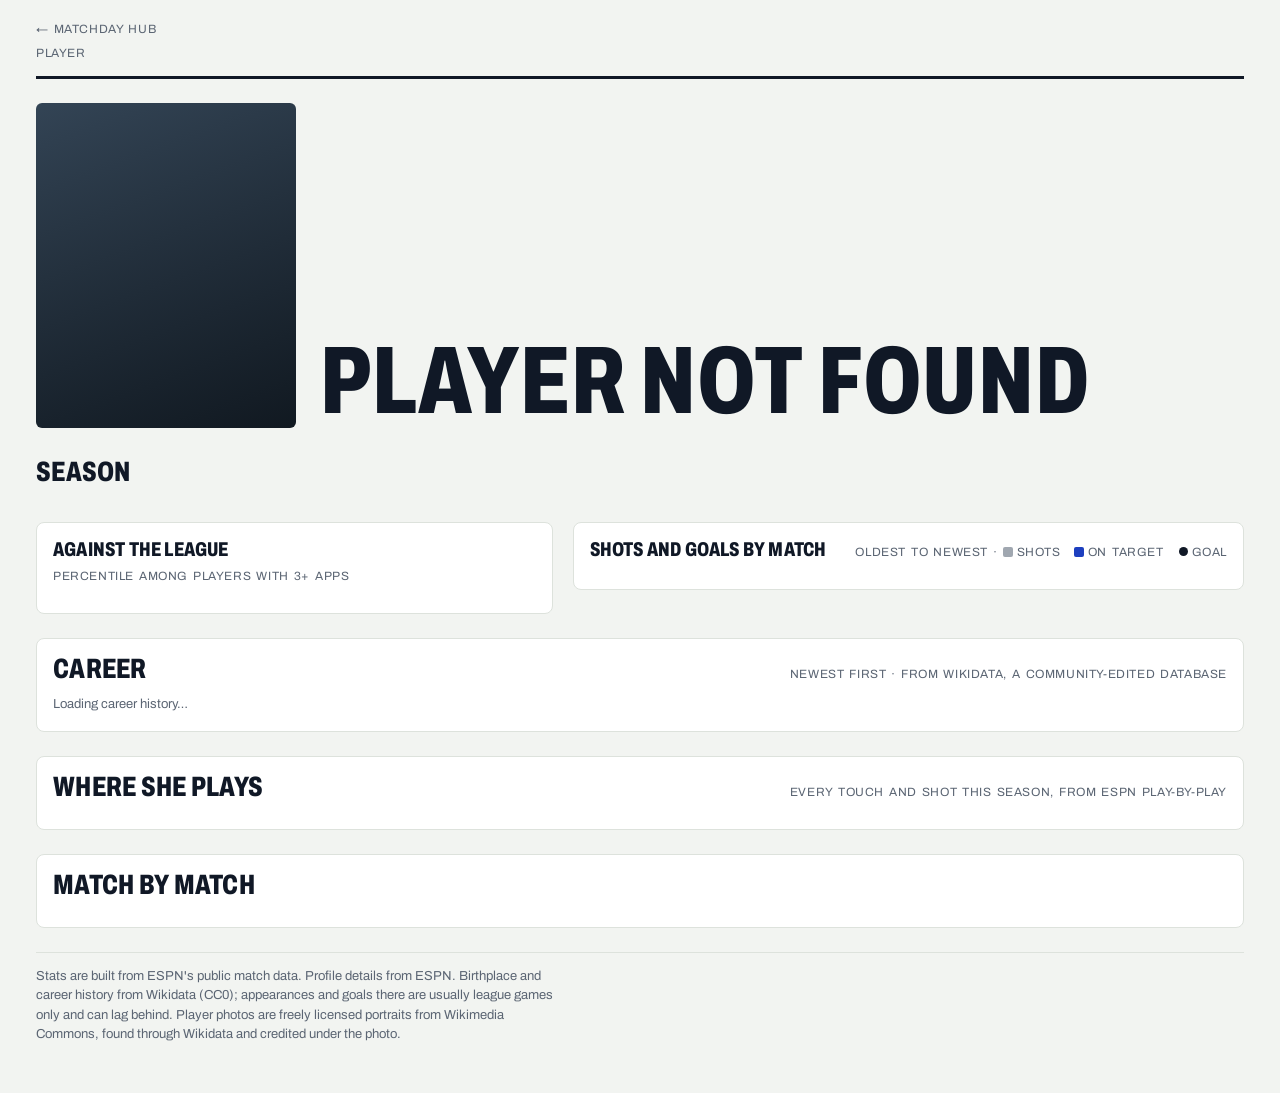
<file: player.html>
<!doctype html>
<html lang="en">
<head>
<meta charset="utf-8">
<meta name="viewport" content="width=device-width,initial-scale=1,viewport-fit=cover">
<title>Player · Matchday Hub</title>
<link rel="preconnect" href="https://fonts.googleapis.com">
<link rel="stylesheet" href="https://fonts.googleapis.com/css2?family=Archivo:wdth,wght@62..125,400..900&display=swap">
<link rel="stylesheet" href="styles.css?v=29">
<script>
/* GitHub Pages lets browsers keep pages for 10 minutes. If the site has been updated since this copy, refresh it once. */
(function (build) {
  try {
    fetch("version.json", { cache: "no-store" }).then(function (r) { return r.json(); }).then(function (v) {
      var key = "wmh-reloaded-" + v.build;
      if (v.build > build && !sessionStorage.getItem(key)) {
        sessionStorage.setItem(key, "1");
        fetch(location.href, { cache: "reload" }).then(function () { location.reload(); });
      }
    }).catch(function () {});
  } catch (e) {}
})(29);
</script>
</head>
<body>
<div class="wrap">
  <header class="mast">
    <div class="mast-title">
      <a class="eyebrow back" id="back" href="./">← Matchday Hub</a>
      <span class="eyebrow" id="pLeague">Player</span>
    </div>
  </header>

  <section class="pp-hero" aria-labelledby="pName">
    <figure class="pp-photo" id="pPhoto"><div class="pp-initials" id="pInitials"></div><figcaption class="ph-credit" id="pCredit"></figcaption></figure>
    <div class="pp-id">
      <div class="pp-club" id="pClub"></div>
      <h1 id="pName">Loading…</h1>
      <nav class="pp-comps" id="pComps" aria-label="Competitions, with appearances" hidden></nav>
      <dl class="pp-facts" id="pFacts"></dl>
    </div>
  </section>

  <section aria-labelledby="sH">
    <div class="sec-head"><h2 id="sH">Season</h2><span class="eyebrow" id="pSeason"></span></div>
    <div class="pl-tiles pp-tiles" id="pTiles"></div>
  </section>

  <div class="pp-two">
    <section class="card" aria-labelledby="rH">
      <div class="sec-head"><h3 id="rH">Against the league</h3><span class="eyebrow">Percentile among players with 3+ apps</span></div>
      <div id="pRanks" class="pp-ranks"></div>
    </section>
    <section class="card" aria-labelledby="cH">
      <div class="sec-head"><h3 id="cH">Shots and goals by match</h3><span class="eyebrow">Oldest to newest · <span class="sw" style="background:var(--draw)"></span>Shots <span class="sw" style="background:var(--seq);margin-left:8px"></span>On target <span class="dotkey"></span>Goal</span></div>
      <div class="chart" id="pChart"></div>
    </section>
  </div>

  <section class="card" aria-labelledby="crH">
    <div class="sec-head"><h2 id="crH">Career</h2><span class="eyebrow">Newest first · from Wikidata, a community-edited database<span id="pCareerMore"></span></span></div>
    <div id="pCareer" class="pp-careers"><p class="note">Loading career history…</p></div>
  </section>

  <section class="card" aria-labelledby="hH">
    <div class="sec-head"><h2 id="hH">Where she plays</h2><span class="eyebrow">Every touch and shot this season, from ESPN play-by-play</span></div>
    <div id="pHeat"></div>
  </section>

  <section class="card" aria-labelledby="lH">
    <div class="sec-head"><h2 id="lH">Match by match</h2></div>
    <div class="tbl-wrap" id="pLog"></div>
  </section>

  <footer class="foot">
    <p class="note" id="pSource">Stats are built from ESPN's public match data. Profile details from ESPN. Birthplace and career history from Wikidata (CC0); appearances and goals there are usually league games only and can lag behind. Player photos are freely licensed portraits from Wikimedia Commons, found through Wikidata and credited under the photo.</p>
  </footer>
</div>
<div id="tip" hidden></div>
<script src="heat.js?v=29"></script>
<script src="player-page.js?v=29"></script>
</body>
</html>
</file>
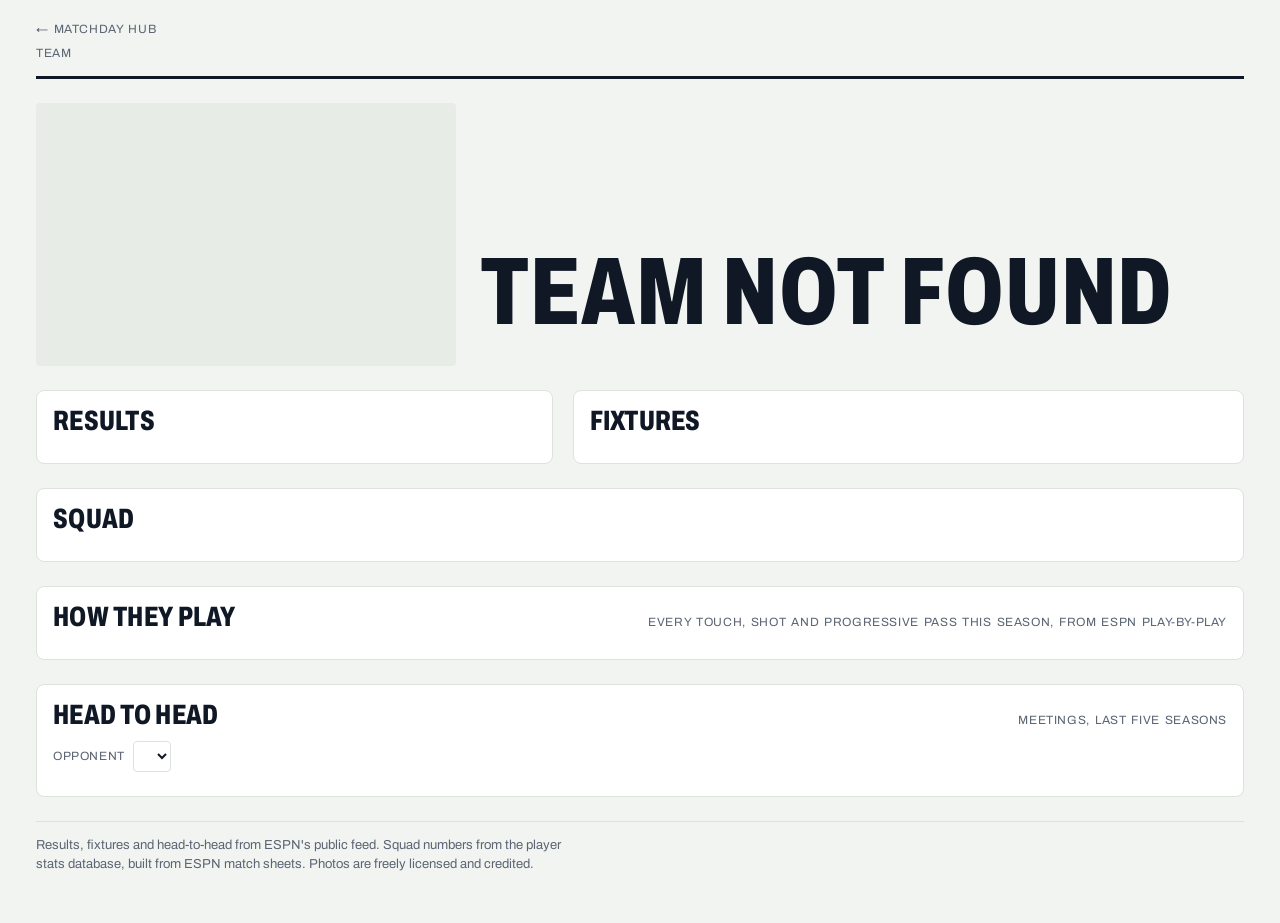
<file: team.html>
<!doctype html>
<html lang="en">
<head>
<meta charset="utf-8">
<meta name="viewport" content="width=device-width,initial-scale=1,viewport-fit=cover">
<title>Team · Matchday Hub</title>
<link rel="preconnect" href="https://fonts.googleapis.com">
<link rel="stylesheet" href="https://fonts.googleapis.com/css2?family=Archivo:wdth,wght@62..125,400..900&display=swap">
<link rel="stylesheet" href="styles.css?v=29">
<script>
/* GitHub Pages lets browsers keep pages for 10 minutes. If the site has been updated since this copy, refresh it once. */
(function (build) {
  try {
    fetch("version.json", { cache: "no-store" }).then(function (r) { return r.json(); }).then(function (v) {
      var key = "wmh-reloaded-" + v.build;
      if (v.build > build && !sessionStorage.getItem(key)) {
        sessionStorage.setItem(key, "1");
        fetch(location.href, { cache: "reload" }).then(function () { location.reload(); });
      }
    }).catch(function () {});
  } catch (e) {}
})(29);
</script>
</head>
<body>
<div class="wrap">
  <header class="mast">
    <div class="mast-title">
      <a class="eyebrow back" id="back" href="./">← Matchday Hub</a>
      <span class="eyebrow" id="tLeague">Team</span>
    </div>
  </header>

  <section class="tp-hero" aria-labelledby="tName">
    <div class="photo" id="tPhoto"></div>
    <div class="pp-id">
      <div class="pp-club" id="tCrest"></div>
      <h1 id="tName">Loading…</h1>
      <dl class="pp-facts" id="tFacts"></dl>
      <div class="form" id="tForm"></div>
      <div id="tCredit" class="ph-credit"></div>
    </div>
  </section>

  <section class="card" id="tForecastCard" aria-labelledby="tfH" hidden>
    <div class="sec-head"><h2 id="tfH">Season forecast</h2><span class="eyebrow" id="tfNote"></span></div>
    <div class="pl-tiles pp-tiles" id="tForecast"></div>
  </section>

  <div class="pp-two">
    <section class="card" aria-labelledby="rsH">
      <div class="sec-head"><h2 id="rsH">Results</h2></div>
      <div class="tbl-wrap" id="tResults"></div>
    </section>
    <section class="card" aria-labelledby="fxH2">
      <div class="sec-head"><h2 id="fxH2">Fixtures</h2></div>
      <div class="tbl-wrap" id="tFixtures"></div>
    </section>
  </div>

  <section class="card" aria-labelledby="sqH">
    <div class="sec-head"><h2 id="sqH">Squad</h2><span class="eyebrow"></span></div>
    <div class="tbl-wrap" id="tSquad"></div>
  </section>

  <section class="card" aria-labelledby="thH">
    <div class="sec-head"><h2 id="thH">How they play</h2><span class="eyebrow">Every touch, shot and progressive pass this season, from ESPN play-by-play</span></div>
    <div id="tHeat"></div>
  </section>

  <section class="card" aria-labelledby="h2hH">
    <div class="sec-head"><h2 id="h2hH">Head to head</h2><span class="eyebrow">Meetings, last five seasons</span></div>
    <label class="intl-pick" for="h2hSel">Opponent <select id="h2hSel" class="pl-select"></select></label>
    <div id="tH2H"></div>
  </section>

  <footer class="foot">
    <p class="note">Results, fixtures and head-to-head from ESPN's public feed. Squad numbers from the player stats database, built from ESPN match sheets. Photos are freely licensed and credited.</p>
  </footer>
</div>
<div id="tip" hidden></div>
<script src="model.js?v=29"></script>
<script src="photos.js?v=29"></script>
<script src="heat.js?v=29"></script>
<script src="h2h.js?v=29"></script>
<script src="team-page.js?v=29"></script>
</body>
</html>
</file>
<file: styles.css>
/* Layout: matchday programme meets stadium scoreboard: league tabs, a fixtures rail, one match as the hero, then the table. */
:root{
  --bg:#F2F4F1; --panel:#FFFFFF; --sunk:#E8ECE7; --ink:#101826; --muted:#5B6573; --line:#DDE2DC;
  --home:#2343D6; --away:#D9480F; --draw:#A0A7B0; --seq:#1D3FBF;
  --win:#1E8A4C; --loss:#C62B2B; --live:#C62B2B; --focus:#2343D6;
  --pitch:#E3EBE2; --pitch-line:#A9BBA7;
  --k0:#2343D6; --k0b:#E3E8FB; --k1:#B4470B; --k1b:#FBE9DC; --k2:#0E7268; --k2b:#DCF1EC; --k3:#6B2FC9; --k3b:#ECE4FA;
  --f-display:"Archivo","Arial Narrow",sans-serif;
  --f-body:"Archivo",system-ui,-apple-system,"Segoe UI",sans-serif;
  --f-data:"Archivo",system-ui,-apple-system,"Segoe UI",sans-serif;
  color-scheme:light;
}
@media (prefers-color-scheme: dark){:root:not([data-theme="light"]){
  --bg:#0E1318; --panel:#161C23; --sunk:#1C242D; --ink:#E9EDF2; --muted:#9AA4B1; --line:#29323C;
  --home:#6A84F5; --away:#E8702F; --draw:#5E6670; --seq:#7D95FF;
  --win:#3FB873; --loss:#F0645E; --live:#F0645E; --focus:#7D95FF; color-scheme:dark;
  --pitch:#16241C; --pitch-line:#2F4A3A;
  --k0:#9DB0FF; --k0b:#1E2849; --k1:#F2AE7E; --k1b:#3A2618; --k2:#7DD6C8; --k2b:#11312D; --k3:#C7AEFF; --k3b:#2A2042;
}}
:root[data-theme="dark"]{
  --bg:#0E1318; --panel:#161C23; --sunk:#1C242D; --ink:#E9EDF2; --muted:#9AA4B1; --line:#29323C;
  --home:#6A84F5; --away:#E8702F; --draw:#5E6670; --seq:#7D95FF;
  --win:#3FB873; --loss:#F0645E; --live:#F0645E; --focus:#7D95FF; color-scheme:dark;
  --pitch:#16241C; --pitch-line:#2F4A3A;
  --k0:#9DB0FF; --k0b:#1E2849; --k1:#F2AE7E; --k1b:#3A2618; --k2:#7DD6C8; --k2b:#11312D; --k3:#C7AEFF; --k3b:#2A2042;
}
*{box-sizing:border-box}
html,body{margin:0}
body{background:var(--bg);color:var(--ink);font-family:var(--f-body);font-stretch:normal;font-size:15px;line-height:1.5}
img{max-width:100%}
[hidden]{display:none!important}
.wrap{max-width:1240px;margin:0 auto;padding-left:max(16px,env(safe-area-inset-left,0px));padding-right:max(16px,env(safe-area-inset-right,0px));padding-block:20px 48px;display:grid;grid-template-columns:minmax(0,1fr);gap:24px}
h1,h2,h3{font-family:var(--f-display);font-stretch:72%;font-weight:800;letter-spacing:.01em;text-transform:uppercase;margin:0;text-wrap:balance;line-height:1}
h2{font-size:28px} h3{font-size:20px}
.eyebrow{font-family:var(--f-data);font-stretch:normal;font-variant-numeric:tabular-nums;font-size:12px;letter-spacing:.05em;word-spacing:.12em;text-transform:uppercase;color:var(--muted)}
.num{font-variant-numeric:tabular-nums}
button,select,input{font:inherit;color:inherit}
:focus-visible{outline:2px solid var(--focus);outline-offset:2px}
.note{font-size:13px;color:var(--muted);max-width:75ch;margin:0}

.mast{display:flex;flex-wrap:wrap;gap:12px 24px;align-items:end;justify-content:space-between;border-bottom:3px solid var(--ink);padding-bottom:14px}
.mast-title{display:grid;gap:6px}
.mast h1{font-size:clamp(34px,6vw,56px)}
.tabs{display:flex;gap:4px;background:var(--sunk);padding:4px;border-radius:6px}
.tab{border:0;background:transparent;padding:8px 16px;border-radius:4px;cursor:pointer;font-family:var(--f-display);font-stretch:72%;font-weight:700;font-size:20px;text-transform:uppercase;letter-spacing:.02em;color:var(--muted)}
.tab[aria-pressed="true"]{background:var(--panel);color:var(--ink);box-shadow:0 1px 2px rgba(0,0,0,.12)}

.toolbar{display:flex;flex-wrap:wrap;gap:10px 16px;align-items:center;justify-content:space-between}
.datenav{display:flex;gap:6px;align-items:center;flex-wrap:wrap}
.datelabel{font-family:var(--f-display);font-stretch:72%;font-weight:700;font-size:22px;text-transform:uppercase;min-width:9ch;text-align:center}
.btn{border:1px solid var(--line);background:var(--panel);border-radius:4px;padding:5px 10px;font-size:13px;cursor:pointer}
.btn:hover{border-color:var(--muted)}
.btn.icon{font-size:18px;line-height:1;padding:4px 10px}
.tz{font-family:var(--f-data);font-stretch:normal;font-variant-numeric:tabular-nums;font-size:11px;color:var(--muted);margin-left:4px}
.status{font-family:var(--f-data);font-stretch:normal;font-variant-numeric:tabular-nums;font-size:12px;color:var(--muted);display:flex;align-items:center;gap:6px}
.status.err{color:var(--loss)}
.dot{width:8px;height:8px;border-radius:50%;background:var(--live);display:inline-block}
.dot.pulse{animation:pulse 1.6s ease-in-out infinite}
@keyframes pulse{50%{opacity:.25}}

.sec-head{display:flex;flex-wrap:wrap;gap:8px 16px;align-items:baseline;justify-content:space-between;margin-bottom:12px}
.legend .sw{margin-left:8px}
.legend .sw:first-child{margin-left:0}
.sw{display:inline-block;width:10px;height:10px;border-radius:2px;margin-right:4px;vertical-align:-1px}
.ph{background:var(--home)} .pd{background:var(--draw)} .pa{background:var(--away)}

.fixtures{display:grid;grid-template-columns:repeat(auto-fill,minmax(280px,1fr));gap:10px}
.empty{background:var(--panel);border:1px dashed var(--line);border-radius:6px;padding:20px;color:var(--muted)}
.fx{all:unset;box-sizing:border-box;cursor:pointer;display:grid;grid-template-columns:minmax(0,1fr);width:100%;min-width:0;overflow:hidden;gap:10px;background:var(--panel);border:1px solid var(--line);border-radius:6px;padding:12px;transition:border-color .15s}
.fx:hover{border-color:var(--muted)}
.fx:focus-visible{outline:2px solid var(--focus);outline-offset:2px}
.fx[aria-pressed="true"]{border-color:var(--ink);box-shadow:inset 0 0 0 1px var(--ink)}
.fx-top{display:flex;justify-content:space-between;align-items:center;gap:8px;min-width:0;font-family:var(--f-data);font-stretch:normal;font-variant-numeric:tabular-nums;font-size:12px;color:var(--muted)}
.fx-top .venue{overflow:hidden;text-overflow:ellipsis;white-space:nowrap;min-width:0;flex:1 1 auto;text-align:right}
.fx>*{min-width:0;max-width:100%}
.fx-row{display:grid;grid-template-columns:28px minmax(0,1fr) auto;gap:8px;align-items:center}
.fx-row img{width:28px;height:28px;object-fit:contain}
.fx-row .nm{font-weight:600;overflow:hidden;text-overflow:ellipsis;white-space:nowrap}
.fx-row .sc{font-family:var(--f-display);font-stretch:72%;font-weight:800;font-size:24px;line-height:1;min-width:1ch;text-align:right}
.fx-row.lost .nm,.fx-row.lost .sc{color:var(--muted)}
.chip{font-family:var(--f-data);font-stretch:normal;font-variant-numeric:tabular-nums;font-size:11px;letter-spacing:.05em;word-spacing:.12em;text-transform:uppercase;padding:2px 7px;border-radius:3px;background:var(--sunk);color:var(--ink);white-space:nowrap;display:inline-flex;gap:5px;align-items:center}
.chip.live{background:var(--live);color:#fff}
.chip.live .dot{background:#fff}
.pbar{display:flex;gap:2px;height:8px;width:100%;min-width:0;overflow:hidden;border-radius:4px}
.pbar i{display:block;height:100%;min-width:2px;flex-shrink:1}
.pbar i:first-child{border-radius:4px 0 0 4px}
.pbar i:last-child{border-radius:0 4px 4px 0}
.plab{display:flex;justify-content:space-between;font-family:var(--f-data);font-stretch:normal;font-variant-numeric:tabular-nums;font-size:12px;color:var(--muted)}
.plab b{color:var(--ink);font-weight:500}

.matchup{background:var(--panel);border:1px solid var(--line);border-radius:8px;overflow:hidden}
.mu-bar{display:flex;flex-wrap:wrap;gap:8px 16px;align-items:baseline;justify-content:space-between;padding:12px 16px;border-bottom:1px solid var(--line);background:var(--sunk)}
.mu-bar h2{font-size:22px}
.mu-grid{display:grid;grid-template-columns:minmax(0,1fr) minmax(0,1.1fr) minmax(0,1fr)}
.side{padding:16px;display:grid;gap:10px;align-content:start;min-width:0}
.photo{position:relative;aspect-ratio:16/10;max-width:100%;border-radius:4px;overflow:hidden;background:var(--sunk)}
.photo img.ph-img{width:100%;height:100%;object-fit:cover;display:block}
.photo.ph-whole img.ph-img{position:relative;object-fit:contain}
.photo img.ph-bg{position:absolute;inset:0;width:100%;height:100%;object-fit:cover;filter:blur(18px) brightness(.75);transform:scale(1.15)}
.photo .crest{position:absolute;right:8px;bottom:8px;width:44px;height:44px;object-fit:contain;background:rgba(255,255,255,.92);border-radius:50%;padding:5px}
.photo .tag{position:absolute;left:8px;top:8px;font-family:var(--f-data);font-stretch:normal;font-variant-numeric:tabular-nums;font-size:11px;letter-spacing:.05em;word-spacing:.12em;text-transform:uppercase;padding:3px 7px;border-radius:3px;color:#fff}
.side.home .tag{background:var(--home)} .side.away .tag{background:var(--away)}
.ph-credit{font-size:11px;color:var(--muted);margin-top:-4px;overflow-wrap:anywhere}
.ph-credit a{color:inherit}
.ph-actions{display:flex;gap:8px;flex-wrap:wrap}
.tname{font-family:var(--f-display);font-stretch:72%;font-weight:800;font-size:clamp(26px,3.2vw,38px);text-transform:uppercase;line-height:.95;overflow-wrap:anywhere}
.tmeta{color:var(--muted);font-size:13px}
.form{display:flex;gap:4px}
.form span{width:24px;height:24px;display:grid;place-items:center;border-radius:3px;font-family:var(--f-data);font-stretch:normal;font-variant-numeric:tabular-nums;font-size:12px;font-weight:500;color:#fff}
.form .W{background:var(--win)} .form .D{background:var(--draw);color:var(--ink)} .form .L{background:var(--loss)}
.form.sm span{width:18px;height:18px;font-size:10px}
.scorers{display:grid;gap:4px}
.scorer{display:flex;justify-content:space-between;gap:8px;border-top:1px solid var(--line);padding-top:6px;font-size:14px}
.scorer b{font-family:var(--f-data);font-stretch:normal;font-variant-numeric:tabular-nums;font-weight:500}

.centre{padding:16px;border-left:1px solid var(--line);border-right:1px solid var(--line);display:grid;gap:14px;align-content:start;min-width:0}
.probhead{display:flex;justify-content:space-between;align-items:center;gap:8px;flex-wrap:wrap}
.big3{display:grid;grid-template-columns:repeat(3,1fr);gap:6px;text-align:center}
.big3 div{display:grid;gap:2px}
.big3 .v{font-family:var(--f-display);font-stretch:72%;font-weight:800;font-size:clamp(36px,4.6vw,56px);line-height:.9}
.big3 .l{font-family:var(--f-data);font-stretch:normal;font-variant-numeric:tabular-nums;font-size:11px;color:var(--muted);text-transform:uppercase;letter-spacing:.05em;word-spacing:.12em}
.big3 .o{font-family:var(--f-data);font-stretch:normal;font-variant-numeric:tabular-nums;font-size:12px;color:var(--muted)}
.pbar.lg{height:14px}
.compare{display:grid;gap:4px;font-family:var(--f-data);font-stretch:normal;font-variant-numeric:tabular-nums;font-size:12px;color:var(--muted)}
.compare div{display:flex;justify-content:space-between;gap:8px}
.compare b{color:var(--ink);font-weight:500}
.xg{display:flex;justify-content:space-between;align-items:baseline;font-family:var(--f-data);font-stretch:normal;font-variant-numeric:tabular-nums;font-size:13px;color:var(--muted);border-block:1px solid var(--line);padding-block:8px;gap:8px}
.xg b{font-family:var(--f-display);font-stretch:72%;font-size:26px;color:var(--ink);font-weight:700}
.scorenow{font-family:var(--f-display);font-stretch:72%;font-weight:800;font-size:26px;color:var(--ink)}
.heat-wrap{display:grid;gap:6px}
.heat{display:grid;grid-template-columns:auto repeat(6,1fr);gap:2px;font-family:var(--f-data);font-stretch:normal;font-variant-numeric:tabular-nums;font-size:12px}
.heat .ax{color:var(--muted);display:grid;place-items:center;padding:2px}
.heat .c{aspect-ratio:1.35;display:grid;place-items:center;border-radius:2px;font-variant-numeric:tabular-nums}
.heat .c.best{outline:2px solid var(--ink);outline-offset:-2px}
.heat-cap{display:flex;justify-content:space-between;align-items:baseline;font-size:12px;color:var(--muted);gap:4px 12px;flex-wrap:wrap}
.heat-cap span:last-child{white-space:nowrap}
.heat-cap strong{color:var(--ink)}
.markets{display:grid;grid-template-columns:repeat(2,minmax(0,1fr));gap:6px 14px;font-size:14px}
.markets div{display:flex;justify-content:space-between;border-bottom:1px dashed var(--line);padding-bottom:4px;gap:8px}
.markets b{font-family:var(--f-data);font-stretch:normal;font-variant-numeric:tabular-nums;font-weight:500}

.panel-row{display:grid;grid-template-columns:minmax(0,1.2fr) minmax(0,1fr);border-top:1px solid var(--line)}
.panel{padding:16px;min-width:0}
.panel-row .panel+.panel{border-left:1px solid var(--line)}
.matchup>.panel{border-top:1px solid var(--line)}
.stats{display:grid;gap:9px}
.st-row{display:grid;grid-template-columns:48px minmax(0,1fr) 48px;gap:4px 10px;align-items:center;font-size:13px}
.st-row .lbl{grid-column:1/-1;text-align:center;color:var(--muted);font-size:12px;margin-bottom:-4px}
.st-row .v{font-family:var(--f-data);font-stretch:normal;font-variant-numeric:tabular-nums}
.st-row .v.h{text-align:right}
.st-row .v.lead{color:var(--ink);font-weight:500}
.st-row .v:not(.lead){color:var(--muted)}
.st-bar{display:flex;gap:2px;height:8px}
.st-bar i{display:block;height:100%}
.st-bar i.h{background:var(--home);border-radius:4px 0 0 4px}
.st-bar i.a{background:var(--away);border-radius:0 4px 4px 0}
.timeline{list-style:none;margin:0;padding:0;display:grid;gap:6px}
.timeline li{display:grid;grid-template-columns:52px 22px minmax(0,1fr);gap:8px;align-items:baseline;font-size:14px;border-bottom:1px solid var(--line);padding-bottom:6px}
.timeline li.empty-row{display:block;border-bottom:0;padding:0;font-size:14px}
.timeline .min{font-family:var(--f-data);font-stretch:normal;font-variant-numeric:tabular-nums;color:var(--muted);text-align:right}
.timeline .ic{width:14px;height:14px;border-radius:2px;display:inline-block;align-self:center}
.timeline .ic.goal{background:var(--ink);border-radius:50%}
.timeline .ic.yellow{background:#E8C32E;width:10px}
.timeline .ic.red{background:var(--loss);width:10px}
.timeline .ic.sub{background:transparent;border:2px solid var(--muted);border-radius:50%}
.timeline .ic.other{background:var(--line)}
.timeline li.home .txt{color:var(--ink)}
.timeline .tm{font-family:var(--f-data);font-stretch:normal;font-variant-numeric:tabular-nums;font-size:11px;color:var(--muted);margin-right:6px;text-transform:uppercase}

.card{background:var(--panel);border:1px solid var(--line);border-radius:8px;padding:16px;min-width:0}
/* a wide table scrolls sideways; a shadow shows at whichever edge has more to see (the panel-coloured covers scroll with
   the table and hide the shadow once an edge is reached) */
.tbl-wrap{overflow-x:auto;background:linear-gradient(90deg,var(--panel) 30%,transparent) left/32px 100% no-repeat local,
  linear-gradient(270deg,var(--panel) 30%,transparent) right/32px 100% no-repeat local,
  linear-gradient(90deg,color-mix(in srgb,var(--ink) 18%,transparent),transparent) left/14px 100% no-repeat scroll,
  linear-gradient(270deg,color-mix(in srgb,var(--ink) 18%,transparent),transparent) right/14px 100% no-repeat scroll}
table{border-collapse:collapse;width:100%;font-size:14px;min-width:640px}
th,td{padding:7px 6px;text-align:right;white-space:nowrap}
th{font-family:var(--f-data);font-stretch:normal;font-variant-numeric:tabular-nums;font-size:11px;font-weight:500;color:var(--muted);text-transform:uppercase;letter-spacing:.05em;word-spacing:.12em;border-bottom:2px solid var(--ink)}
td{border-bottom:1px solid var(--line);font-variant-numeric:tabular-nums}
th.l,td.l{text-align:left}
td.pos{border-left:4px solid transparent}
td.team{font-weight:600;width:100%}
td.team .tc{display:inline-flex;align-items:center;gap:8px;white-space:nowrap;vertical-align:middle}
td.team img{width:20px;height:20px;object-fit:contain;flex:none}
th.club{width:100%}
th.wide,td.wide{padding-left:14px}
tr.sel-h td{background:color-mix(in oklab,var(--home) 10%,transparent)}
tr.sel-a td{background:color-mix(in oklab,var(--away) 10%,transparent)}
td.pts{font-weight:700}
.zones{font-size:12px;color:var(--muted);margin-top:10px;display:flex;gap:6px 16px;flex-wrap:wrap}
.zones span{display:inline-flex;align-items:center;gap:6px}
.zones i{width:10px;height:10px;border-radius:2px;display:inline-block}

/* bracket */
.bk-scroll{overflow-x:auto;padding-bottom:4px}
.bk-grid{display:grid;grid-template-columns:repeat(var(--cols,3),minmax(220px,1fr));gap:16px;min-width:min-content}
.bk-col{display:grid;grid-template-rows:auto 1fr;gap:8px;min-width:0}
.bk-round{padding-bottom:4px;border-bottom:2px solid var(--ink)}
.bk-stack{display:flex;flex-direction:column;justify-content:space-around;gap:10px}
.bk-tie{all:unset;box-sizing:border-box;cursor:pointer;display:grid;grid-template-columns:minmax(0,1fr);width:100%;min-width:0;overflow:hidden;gap:2px;background:var(--panel);border:1px solid var(--line);border-radius:6px;padding:8px 10px}
.bk-tie:hover{border-color:var(--muted)}
.bk-tie:focus-visible{outline:2px solid var(--focus);outline-offset:2px}
.bk-tie.live{border-color:var(--live)}
.bk-tie.ph{cursor:default;border-style:dashed;color:var(--muted);font-size:13px}
.bk-team{display:grid;grid-template-columns:20px 22px minmax(0,1fr) auto;gap:6px;align-items:center;font-size:14px;min-height:26px}
.bk-tie.ph .bk-team{display:block}
.bk-team img{width:20px;height:20px;object-fit:contain}
.bk-team.out{color:var(--muted)}
.bk-team.out img{opacity:.5}
.bk-team.won .bk-name{font-weight:700}
.bk-seed{font-family:var(--f-data);font-stretch:normal;font-variant-numeric:tabular-nums;font-size:11px;color:var(--muted);text-align:right}
.bk-name{overflow:hidden;text-overflow:ellipsis;white-space:nowrap}
.bk-score{font-family:var(--f-display);font-stretch:72%;font-weight:800;font-size:18px}
.bk-meta{font-family:var(--f-data);font-stretch:normal;font-variant-numeric:tabular-nums;font-size:11px;color:var(--muted);border-top:1px solid var(--line);padding-top:4px;margin-top:2px}
.bk-tie.live .bk-meta{color:var(--live)}
.bk-proj{display:grid;grid-template-columns:repeat(auto-fit,minmax(240px,1fr));gap:20px 16px;align-items:start}
.bk-proj .bk-col{grid-template-rows:none;align-content:start}
.bk-list{display:grid;gap:4px;align-content:start}
.bk-list .bk-team{border-bottom:1px solid var(--line);padding-bottom:4px}
.bk-list .bk-score{font-family:var(--f-data);font-stretch:normal;font-variant-numeric:tabular-nums;font-size:12px;font-weight:400;color:var(--muted)}
.bk-odds{margin-top:18px;display:grid;gap:6px;max-width:560px}
.bk-odds h3{margin-bottom:4px}
.bk-odd{display:grid;grid-template-columns:minmax(0,150px) minmax(0,1fr) 48px;gap:10px;align-items:center;font-size:14px}
.bk-odd b{font-family:var(--f-data);font-stretch:normal;font-variant-numeric:tabular-nums;font-weight:500;text-align:right}
.bk-bar{height:10px;background:var(--sunk);border-radius:4px;overflow:hidden}
.bk-bar i{display:block;height:100%;background:var(--seq);border-radius:0 4px 4px 0}

.chart svg{display:block;width:100%;height:auto}
.chart text{fill:var(--muted);font-family:var(--f-data);font-stretch:normal;font-variant-numeric:tabular-nums;font-size:11px}
.chart .grid{stroke:var(--line);stroke-width:1}
.chart .now{stroke:var(--ink);stroke-dasharray:3 3}

.foot{border-top:1px solid var(--line);padding-top:14px;display:grid;gap:8px}
#tip{position:fixed;z-index:20;pointer-events:none;background:var(--ink);color:var(--bg);font-size:12px;font-family:var(--f-data);font-stretch:normal;font-variant-numeric:tabular-nums;padding:6px 8px;border-radius:4px;max-width:260px;line-height:1.4;white-space:pre-line}

@media (max-width:980px){
  .mu-grid{grid-template-columns:1fr 1fr}
  .centre{grid-column:1/-1;grid-row:2;border:0;border-top:1px solid var(--line)}
  .panel-row{grid-template-columns:1fr}
  .panel-row .panel+.panel{border-left:0;border-top:1px solid var(--line)}
}
@media (max-width:620px){
  .mu-grid{grid-template-columns:1fr}
  .centre{grid-row:auto}
  .side.away{border-top:1px solid var(--line)}
  .markets{grid-template-columns:1fr}
  .tab{padding:6px 12px;font-size:18px}
}
@media (prefers-reduced-motion:reduce){*{transition:none!important;animation:none!important}}

/* news */
.news{display:grid;grid-template-columns:repeat(auto-fill,minmax(260px,1fr));gap:14px}
@media (min-width:900px){
  .news{grid-template-columns:repeat(4,minmax(0,1fr))}
  .news-item.lead{grid-column:span 2;grid-row:span 2}
  .news-item.lead .news-title{font-family:var(--f-display);font-stretch:72%;text-transform:uppercase;font-size:30px;line-height:1;letter-spacing:.01em}
  .news-item.lead .news-desc{-webkit-line-clamp:4;font-size:14px}
  .news-item:not(.lead) .news-desc{display:none}
}
.news-item{display:grid;grid-template-rows:auto 1fr;color:inherit;text-decoration:none;border:1px solid var(--line);border-radius:6px;overflow:hidden;background:var(--panel);min-width:0}
.news-item:hover{border-color:var(--muted)}
.news-item:hover .news-title{text-decoration:underline}
.news-img{width:100%;aspect-ratio:16/9;object-fit:cover;display:block;background:var(--sunk)}
.news-body{padding:10px 12px 12px;display:grid;gap:6px;align-content:start;min-width:0}
.news-title{font-family:var(--f-body);font-stretch:normal;text-transform:none;font-weight:700;font-size:16px;line-height:1.3;letter-spacing:0}
.news-desc{margin:0;font-size:13px;color:var(--muted);display:-webkit-box;-webkit-line-clamp:3;-webkit-box-orient:vertical;overflow:hidden}

/* player stats */
.pl-controls{display:flex;flex-wrap:wrap;gap:8px 12px;align-items:center;margin-bottom:12px}
.pl-controls input[type=search]{border:1px solid var(--line);background:var(--panel);border-radius:4px;padding:6px 10px;min-width:0;flex:1 1 180px;max-width:280px}
.pl-select{background:var(--panel);border:1px solid var(--line);border-radius:4px;padding:6px 8px;max-width:200px}
.pl-pos{display:flex;gap:4px;flex-wrap:wrap}
.pl-chip{border:1px solid var(--line);background:var(--panel);border-radius:999px;padding:4px 12px;font-size:13px;cursor:pointer}
.pl-chip[aria-pressed="true"]{background:var(--ink);color:var(--bg);border-color:var(--ink)}
.pl-table{min-width:1100px}
.pl-table th{white-space:nowrap}
.pl-sort{all:unset;cursor:pointer;font:inherit;color:inherit;letter-spacing:inherit;text-transform:inherit}
.pl-sort:hover{color:var(--ink)}
.pl-sort:focus-visible{outline:2px solid var(--focus);outline-offset:2px}
th[aria-sort] .pl-sort{color:var(--ink)}
.pl-row{cursor:pointer}
.pl-row:hover td{background:var(--sunk)}
.pl-row.open td{background:color-mix(in oklab,var(--seq) 10%,transparent)}
.pl-row:focus-visible{outline:2px solid var(--focus);outline-offset:-2px}
td.pl-name{font-weight:600;white-space:nowrap}
.pl-pos-tag{font-family:var(--f-data);font-stretch:normal;font-variant-numeric:tabular-nums;font-size:11px;font-weight:400;color:var(--muted);margin-left:8px}
td.pl-sorted{font-weight:700}
td .tc{display:inline-flex;align-items:center;gap:8px;white-space:nowrap;vertical-align:middle}
td .tc img{width:20px;height:20px;object-fit:contain;flex:none}
.pl-more{margin-top:10px}
.pl-meta{margin-top:10px}
.pl-detail:not(:empty){margin-top:16px;border:1px solid var(--line);border-radius:6px;padding:14px;display:grid;gap:12px;background:var(--bg)}
.pl-dhead{display:flex;flex-wrap:wrap;gap:6px 14px;align-items:baseline}
.pl-dhead h3{font-size:24px}
.pl-dhead .btn{margin-left:auto}
.pl-tiles{display:grid;grid-template-columns:repeat(auto-fill,minmax(96px,1fr));gap:8px}
.pl-tile{background:var(--panel);border:1px solid var(--line);border-radius:4px;padding:8px 10px;display:grid}
.pl-tile b{font-family:var(--f-display);font-stretch:72%;font-size:30px;line-height:1}
.pl-tile span{font-size:12px;color:var(--muted)}
.pl-log{min-width:620px}
.pl-log td.zero{color:var(--muted)}
.pl-log td.hit{font-weight:700}
.pl-log .pl-sub{font-family:var(--f-data);font-stretch:normal;font-variant-numeric:tabular-nums;font-size:11px;color:var(--muted)}
.res{font-family:var(--f-data);font-stretch:normal;font-variant-numeric:tabular-nums;font-size:12px;padding:2px 6px;border-radius:3px;color:#fff}
.res.W{background:var(--win)} .res.L{background:var(--loss)} .res.D{background:var(--draw);color:var(--ink)}
.bk-card{display:inline-block;width:9px;height:12px;border-radius:1px;margin-right:2px;vertical-align:-1px}
.bk-card.y{background:#E8C32E} .bk-card.r{background:var(--loss)}

/* line-ups */
.lu-grid{display:grid;grid-template-columns:repeat(2,minmax(0,1fr));gap:20px}
.lu-col{display:grid;gap:2px;align-content:start;min-width:0}
.lu-head{display:flex;justify-content:space-between;align-items:baseline;gap:8px;border-bottom:2px solid var(--home);padding-bottom:4px;margin-bottom:4px}
.lu-col.away .lu-head{border-bottom-color:var(--away)}
.lu-group{margin-top:8px}
.lu-row{display:grid;grid-template-columns:26px minmax(0,1fr) auto;gap:2px 8px;align-items:center;font-size:14px;padding:4px 0;border-bottom:1px solid var(--line)}
.lu-no{font-family:var(--f-data);font-stretch:normal;font-variant-numeric:tabular-nums;font-size:12px;color:var(--muted);text-align:right}
.lu-name{display:flex;gap:6px;align-items:baseline;min-width:0;overflow:hidden}
.lu-name>span:first-child{overflow:hidden;text-overflow:ellipsis;white-space:nowrap}
.lu-pos{font-family:var(--f-data);font-stretch:normal;font-variant-numeric:tabular-nums;font-size:10px;color:var(--muted)}
.lu-marks{display:flex;gap:3px;align-items:center}
.lu-marks .ball{width:10px;height:10px;border-radius:50%;background:var(--ink)}
.lu-a,.lu-off,.lu-on{font-family:var(--f-data);font-stretch:normal;font-variant-numeric:tabular-nums;font-size:10px;padding:0 4px;border-radius:2px;background:var(--sunk);color:var(--ink)}
.lu-off{color:var(--loss)} .lu-on{color:var(--win)}
.lu-stats{grid-column:2/-1;font-size:11px;color:var(--muted);font-family:var(--f-data);font-stretch:normal;font-variant-numeric:tabular-nums}
.lu-stats:empty{display:none}
@media (max-width:620px){.lu-grid{grid-template-columns:1fr}}

/* player page */
.back{color:var(--muted);text-decoration:none}
.back:hover{color:var(--ink);text-decoration:underline}
a.pl-link{color:inherit;text-decoration:none}
a.pl-link:hover{text-decoration:underline}
.pp-hero{display:grid;grid-template-columns:minmax(0,260px) minmax(0,1fr);gap:24px;align-items:end}
.pp-photo{margin:0;display:grid;gap:6px}
.pp-photo .pp-img{width:100%;aspect-ratio:4/5;object-fit:cover;object-position:50% 20%;border-radius:6px;display:block;background:var(--sunk)}
.pp-initials{aspect-ratio:4/5;border-radius:6px;display:grid;place-items:center;font-family:var(--f-display);font-stretch:72%;font-weight:800;font-size:96px;color:#fff;
  background:linear-gradient(160deg,var(--club,#334455),color-mix(in oklab,var(--club,#334455) 55%,#000));text-shadow:0 2px 12px rgba(0,0,0,.25)}
/* white or pale team colours (England, Real Madrid): dark initials on a lightly shaded panel */
.pp-photo.pale .pp-initials{color:#14181F;text-shadow:none;background:linear-gradient(160deg,var(--club),color-mix(in oklab,var(--club) 82%,#000));border:1px solid var(--line)}
.pp-photo.has-img .pp-initials{display:none}
.pp-photo:not(.has-img) .pp-img{display:none}   /* initials until the portrait has loaded, never an empty box above them */
/* the player's other competitions */
.pp-comps{display:flex;flex-wrap:wrap;gap:6px;margin:8px 0 4px}
.pp-comp{display:inline-flex;align-items:baseline;gap:6px;padding:4px 10px;border:1px solid var(--line);border-radius:999px;font-size:13px;color:var(--ink);text-decoration:none;background:var(--panel)}
.pp-comp b{font-family:var(--f-data);font-stretch:normal;font-variant-numeric:tabular-nums;font-size:11px;font-weight:500;color:var(--muted)}
a.pp-comp:hover{border-color:var(--ink)}
.pp-comp[aria-current]{background:var(--ink);border-color:var(--ink);color:var(--panel)}
.pp-comp[aria-current] b{color:inherit;opacity:.75}
.pp-id{display:grid;gap:10px;min-width:0}
.pp-id h1{font-size:clamp(44px,8vw,96px);line-height:.9;overflow-wrap:anywhere}
.pp-club{display:flex;align-items:center;gap:10px;font-weight:600;font-size:18px}
.pp-club img{width:36px;height:36px;object-fit:contain}
.pp-facts{display:flex;flex-wrap:wrap;gap:10px 28px;margin:0}
.pp-facts div{display:grid;gap:2px}
.pp-facts dt{font-family:var(--f-data);font-stretch:normal;font-variant-numeric:tabular-nums;font-size:11px;letter-spacing:.05em;word-spacing:.12em;text-transform:uppercase;color:var(--muted)}
.pp-facts dd{margin:0;font-weight:600}
.pp-facts .tc{display:flex;align-items:center;gap:6px}
.pp-flag{width:22px;height:22px;object-fit:contain}
.pp-tiles{grid-template-columns:repeat(auto-fill,minmax(110px,1fr))}
.pp-two{display:grid;grid-template-columns:minmax(0,1fr) minmax(0,1.3fr);gap:20px;align-items:start}
.pp-ranks{display:grid;gap:10px}
.pp-rank{display:grid;grid-template-columns:minmax(0,150px) minmax(0,1fr) 48px 88px;gap:10px;align-items:center;font-size:14px}
.pp-rank b{font-family:var(--f-data);font-stretch:normal;font-variant-numeric:tabular-nums;font-weight:500;text-align:right}
.pp-rk{font-family:var(--f-data);font-stretch:normal;font-variant-numeric:tabular-nums;font-size:11px;color:var(--muted);text-align:right;white-space:nowrap}
.pp-careers{display:grid;grid-template-columns:minmax(0,1.5fr) minmax(0,1fr);gap:20px;align-items:start}
.pp-career{display:grid;gap:8px;min-width:0}
.pp-career h3{font-size:18px}
.pp-ct{min-width:0;width:100%}
.pp-ct td.l:nth-child(n+2){white-space:normal;overflow-wrap:break-word;min-width:6em}
.pp-ct-c{display:none}
#pCareerMore a{text-decoration:underline}
.pp-ct td.zero{color:var(--muted)}
.pp-ct td.hit{font-weight:700}
.pp-ct .pl-sub{font-family:var(--f-data);font-stretch:normal;font-variant-numeric:tabular-nums;font-size:11px;color:var(--muted)}
.pp-careers > .note{grid-column:1/-1}
.dotkey{display:inline-block;width:9px;height:9px;border-radius:50%;background:var(--ink);margin:0 4px 0 10px;vertical-align:0}
@media (max-width:820px){
  .pp-two,.pp-careers{grid-template-columns:1fr}
}
@media (max-width:560px){
  .pp-hero{grid-template-columns:120px minmax(0,1fr);gap:14px;align-items:center}
  .pp-initials{font-size:48px}
  .pp-comps{flex-wrap:nowrap;overflow-x:auto;scrollbar-width:none;padding-bottom:2px}
  .pp-comps::-webkit-scrollbar{display:none}
  .pp-comp{flex:none}
  .pp-rank{grid-template-columns:minmax(0,1fr) 44px 84px;}
  .pp-rank .bk-bar{grid-column:1/-1;grid-row:2}
  .pp-ct .pp-ct-col{display:none}
  .pp-ct-c{display:block;font-size:12px;color:var(--muted)}
  .pp-ct th,.pp-ct td{padding-left:4px;padding-right:4px}
}

/* small logos inside table cells: a percentage max-width makes Chrome count them as 0px wide when sizing the column */
td img{max-width:none}

/* heatmaps and shot maps */
.hm-grid{display:grid;grid-template-columns:repeat(2,minmax(0,1fr));gap:20px}
.hm-col{display:grid;gap:8px;align-content:start;min-width:0}
.hm-bar{display:flex;flex-wrap:wrap;gap:6px 12px;align-items:center;justify-content:space-between;min-height:32px}
.hm-title{font-weight:700}
.hm-bar .pl-select{max-width:100%}
.hm-pitch{position:relative;width:100%;max-width:100%;aspect-ratio:105/68;background:var(--pitch);border-radius:4px;overflow:hidden;color:var(--pitch-line)}
.hm-lines{position:absolute;inset:0;width:100%;height:100%}
.hm-lines{overflow:visible}
.hm-dir{font-family:var(--f-data);font-stretch:normal;font-variant-numeric:tabular-nums;font-size:11px;color:var(--muted);text-align:right;margin-top:-4px}
.hm-cap{margin:0}
.hm-teams{display:flex;justify-content:space-between;gap:8px;font-family:var(--f-data);font-stretch:normal;font-variant-numeric:tabular-nums;font-size:12px;color:var(--muted);flex-wrap:wrap}
.hm-teams .hm-h{color:var(--away)} .hm-teams .hm-a{color:var(--home)}
.hm-legend{display:flex;flex-wrap:wrap;gap:4px 14px;font-size:12px;color:var(--muted)}
.hm-legend span{display:inline-flex;align-items:center;gap:6px}
.hm-key{--k:var(--ink);display:inline-block;width:10px;height:10px;border-radius:50%}
.hm-key.goal{width:14px;height:14px;background:var(--k)}
.hm-key.on{background:var(--k)}
.hm-key.off{border:2px solid var(--k);background:transparent}
.hm-key.blocked{border-radius:0;background:linear-gradient(45deg,transparent 42%,var(--k) 42% 58%,transparent 58%),linear-gradient(-45deg,transparent 42%,var(--k) 42% 58%,transparent 58%)}
@media (max-width:760px){.hm-grid{grid-template-columns:1fr}}

/* national teams */
.intl-pick{display:flex;align-items:center;gap:8px;font-family:var(--f-data);font-stretch:normal;font-variant-numeric:tabular-nums;font-size:12px;text-transform:uppercase;letter-spacing:.05em;word-spacing:.12em;color:var(--muted);flex-basis:100%}
.intl-pick select{text-transform:none;letter-spacing:0;font-family:var(--f-body);font-stretch:normal;font-size:14px;color:var(--ink)}
tr.grp td{background:var(--sunk);border-bottom:2px solid var(--ink);padding-top:14px}
td.grp-name{font-family:var(--f-display);font-stretch:72%;font-weight:800;font-size:18px;text-transform:uppercase;letter-spacing:.02em}
.tabs{flex-wrap:wrap;position:relative}
/* phones: one row of tabs that scrolls sideways instead of a second line */
@media (max-width:620px){
  .tabs{flex-wrap:nowrap;overflow-x:auto;scrollbar-width:none;max-width:100%}
  .tabs::-webkit-scrollbar{display:none}
  .tab{flex:none}
}
.crest-none{width:28px;height:28px;border-radius:50%;background:var(--sunk);color:var(--muted);display:grid;place-items:center;font-family:var(--f-data);font-stretch:normal;font-variant-numeric:tabular-nums;font-size:9px;font-weight:500}

/* season forecast */
.fc-lead{display:flex;align-items:center;gap:16px;margin-bottom:14px}
.fc-lead img{width:64px;height:64px;object-fit:contain}
.fc-lead>div{display:grid;gap:2px}
.fc-name{font-family:var(--f-display);font-stretch:72%;font-weight:800;font-size:clamp(32px,5vw,48px);text-transform:uppercase;line-height:.95}
.fc-rest{font-family:var(--f-data);font-stretch:normal;font-variant-numeric:tabular-nums;font-size:13px;color:var(--muted)}
.fc-table{min-width:680px}
.fc-table td.fc-p{min-width:110px}
.fc-p{white-space:nowrap}
.fc-bar{display:inline-block;width:64px;height:8px;background:var(--sunk);border-radius:4px;overflow:hidden;vertical-align:middle;margin-right:8px}
.fc-bar i{display:block;height:100%;background:var(--seq)}

.hm-goal{width:100%;max-width:100%;aspect-ratio:116/50;background:var(--sunk);border-radius:4px;color:var(--muted);padding:6px}
.hm-goal svg{display:block;width:100%;height:100%;overflow:visible}

/* team pages and head to head */
.tp-hero{display:grid;grid-template-columns:minmax(0,420px) minmax(0,1fr);gap:24px;align-items:end}
.tp-list{min-width:0}
.tp-list td{white-space:nowrap}
.fx-comp{margin-top:4px}
.fx-comp .chip{display:inline-block;max-width:150px;overflow:hidden;text-overflow:ellipsis;vertical-align:top;letter-spacing:.04em}
.fc-group+.fc-group{margin-top:16px} .fc-group h3{margin-bottom:8px}
/* competition colours: label, and a bar down the row's left edge */
.chip.k0{background:var(--k0b);color:var(--k0)} .chip.k1{background:var(--k1b);color:var(--k1)} .chip.k2{background:var(--k2b);color:var(--k2)} .chip.k3{background:var(--k3b);color:var(--k3)}
tr.k0>td:first-child,tr.k1>td:first-child,tr.k2>td:first-child,tr.k3>td:first-child{padding-left:12px}
tr.k0>td:first-child{box-shadow:inset 3px 0 var(--k0)} tr.k1>td:first-child{box-shadow:inset 3px 0 var(--k1)} tr.k2>td:first-child{box-shadow:inset 3px 0 var(--k2)} tr.k3>td:first-child{box-shadow:inset 3px 0 var(--k3)}
/* a men's team: no squad picture, so a panel in the team's colours with the crest */
.photo.tp-badge{background:linear-gradient(135deg,var(--c1) 0 58%,var(--c2) 58% 66%,var(--c1) 66%);display:grid;place-items:center}
.tp-badge-crest{width:38%;max-width:150px;aspect-ratio:1;object-fit:contain;background:rgba(255,255,255,.94);border-radius:50%;padding:6%;box-shadow:0 6px 24px rgba(0,0,0,.25)}
.tp-list td.opp,.tp-list td.opp .tc{white-space:normal}
.tp-squad{min-width:760px}
.h2h-sum{display:grid;grid-template-columns:repeat(3,minmax(0,1fr));gap:8px;margin:10px 0}
.h2h-bar{margin-bottom:8px}
.h2h-table{width:auto;min-width:min(100%,560px)}   /* a short list doesn't need the whole card's width */
.h2h-score{text-align:center;font-family:var(--f-display);font-stretch:72%;font-weight:800;font-size:18px}
.intl-pick+div{margin-top:8px}
@media (max-width:760px){.tp-hero{grid-template-columns:1fr}}
a.tname{display:block;color:inherit;text-decoration:none}a.tname:hover{text-decoration:underline}
/* where to watch: the competition's broadcasters in the chosen region, and ESPN's listing for the match */
.watch{list-style:none;margin:0;padding:0;display:flex;flex-wrap:wrap;gap:8px}
.watch li{display:grid;gap:1px;border:1px solid var(--line);border-radius:6px;padding:7px 12px;background:var(--sunk);min-width:0}
.watch b{font-weight:600;font-size:14px}
.watch span{font-size:12px;color:var(--muted)}
.watch-game{display:grid;gap:6px;margin-bottom:12px}
.watch-sub{display:block;margin-bottom:6px}
.watch-note{margin-top:10px}
#watchPanel .sec-head{margin-bottom:10px;align-items:center}
#watchPanel .intl-pick{flex-basis:auto}
.watch-note a{color:inherit}
</file>
